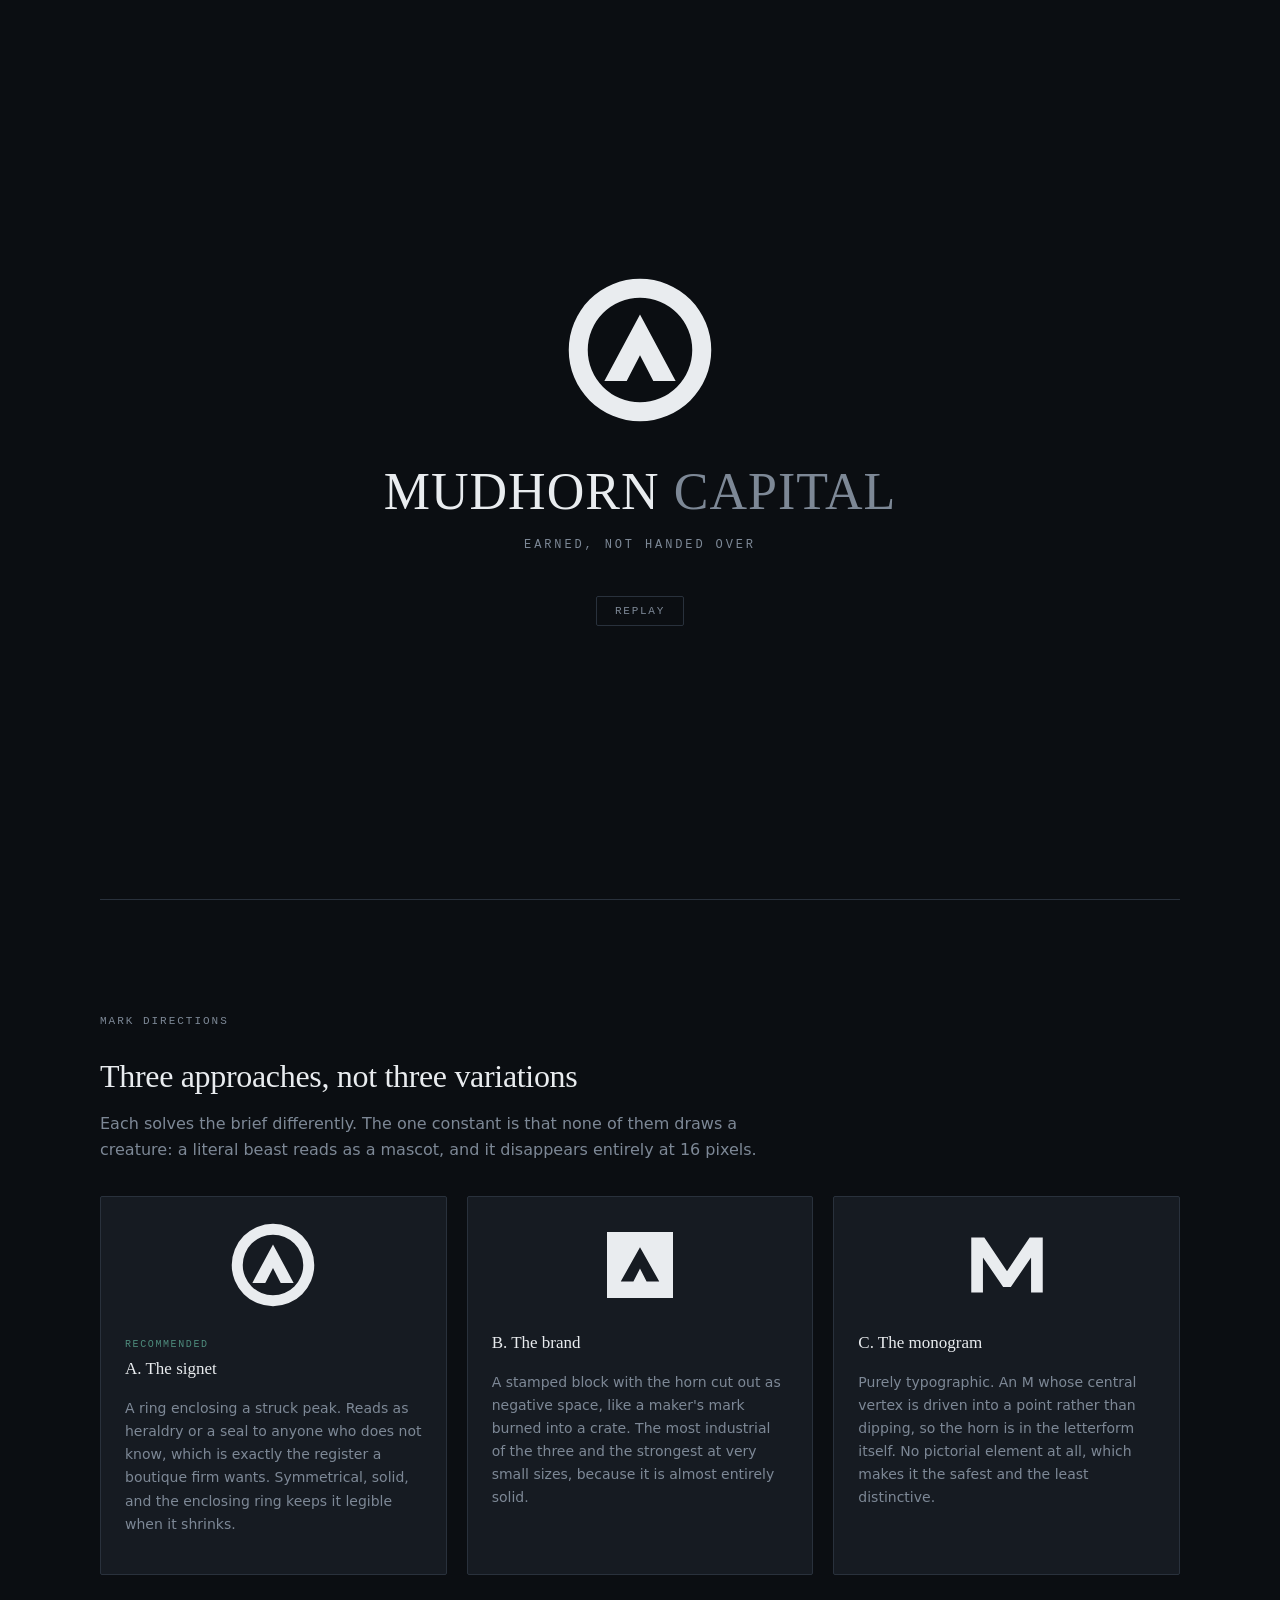
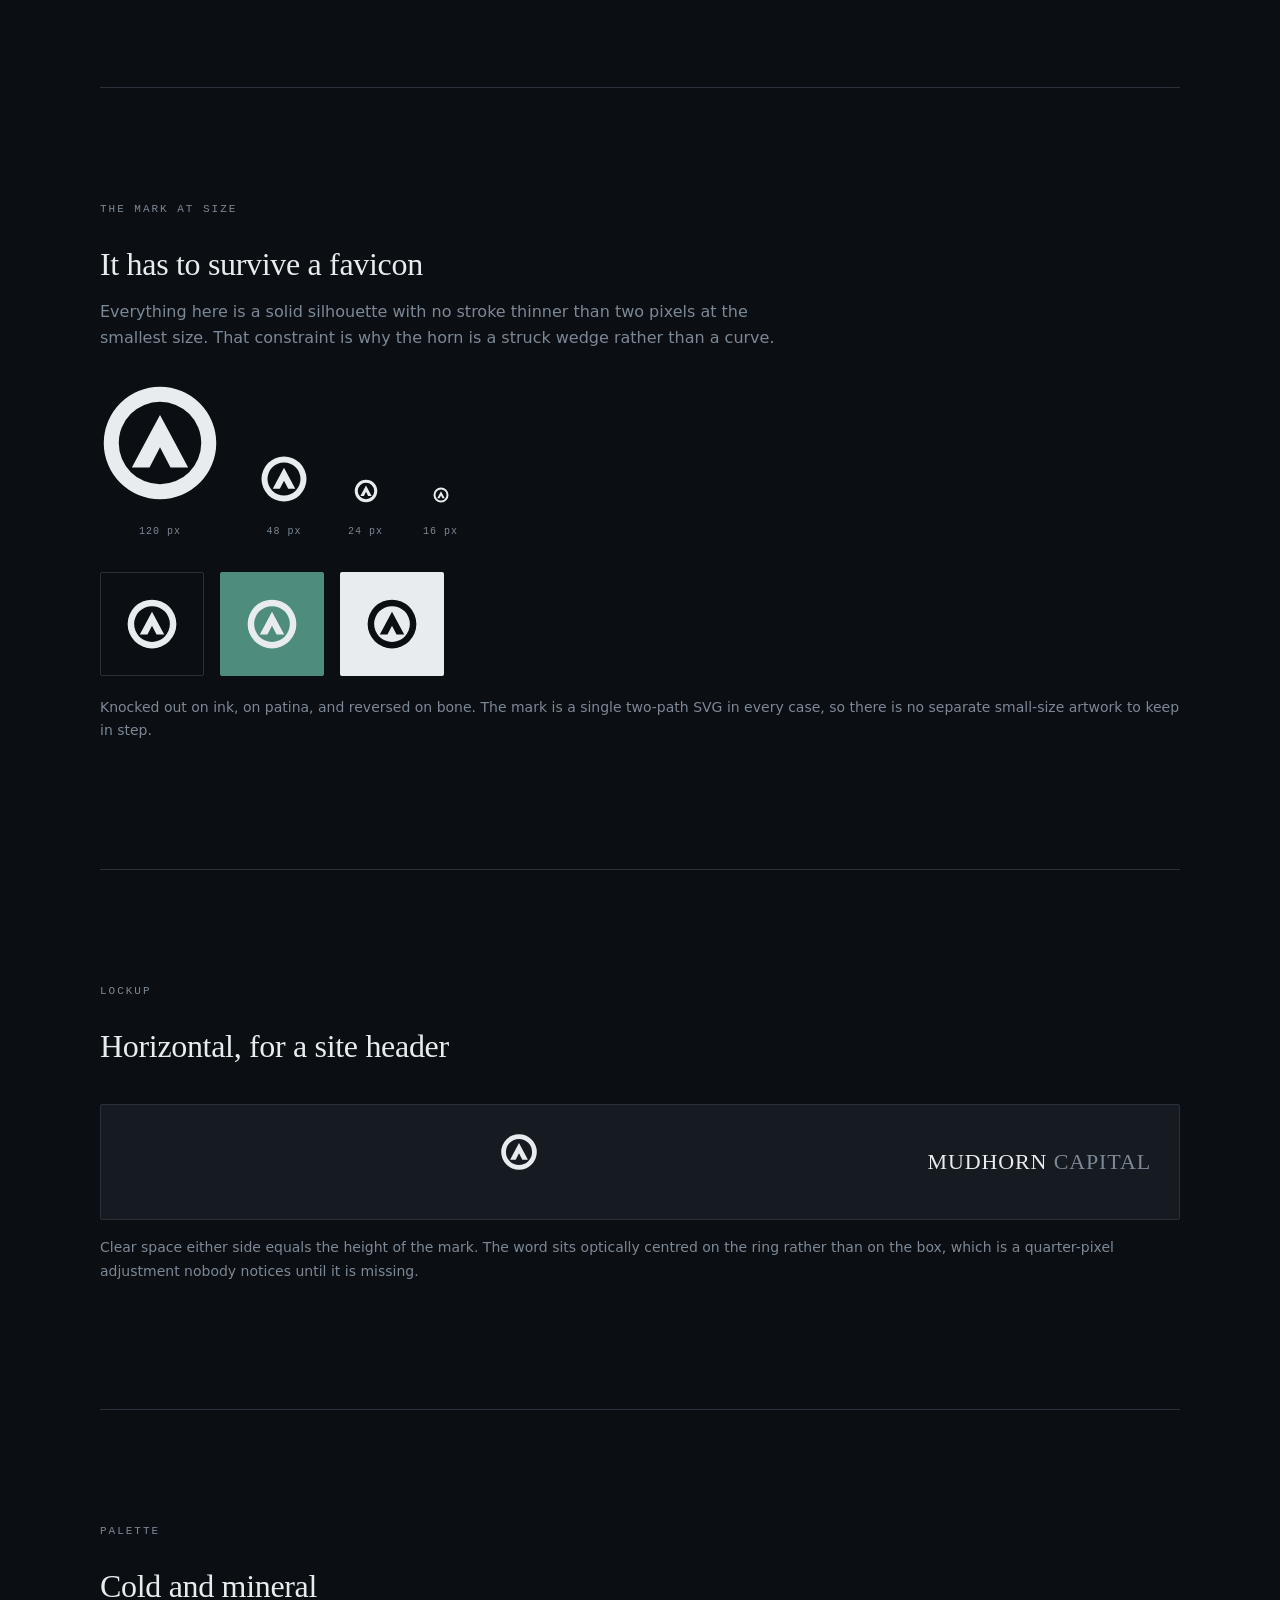
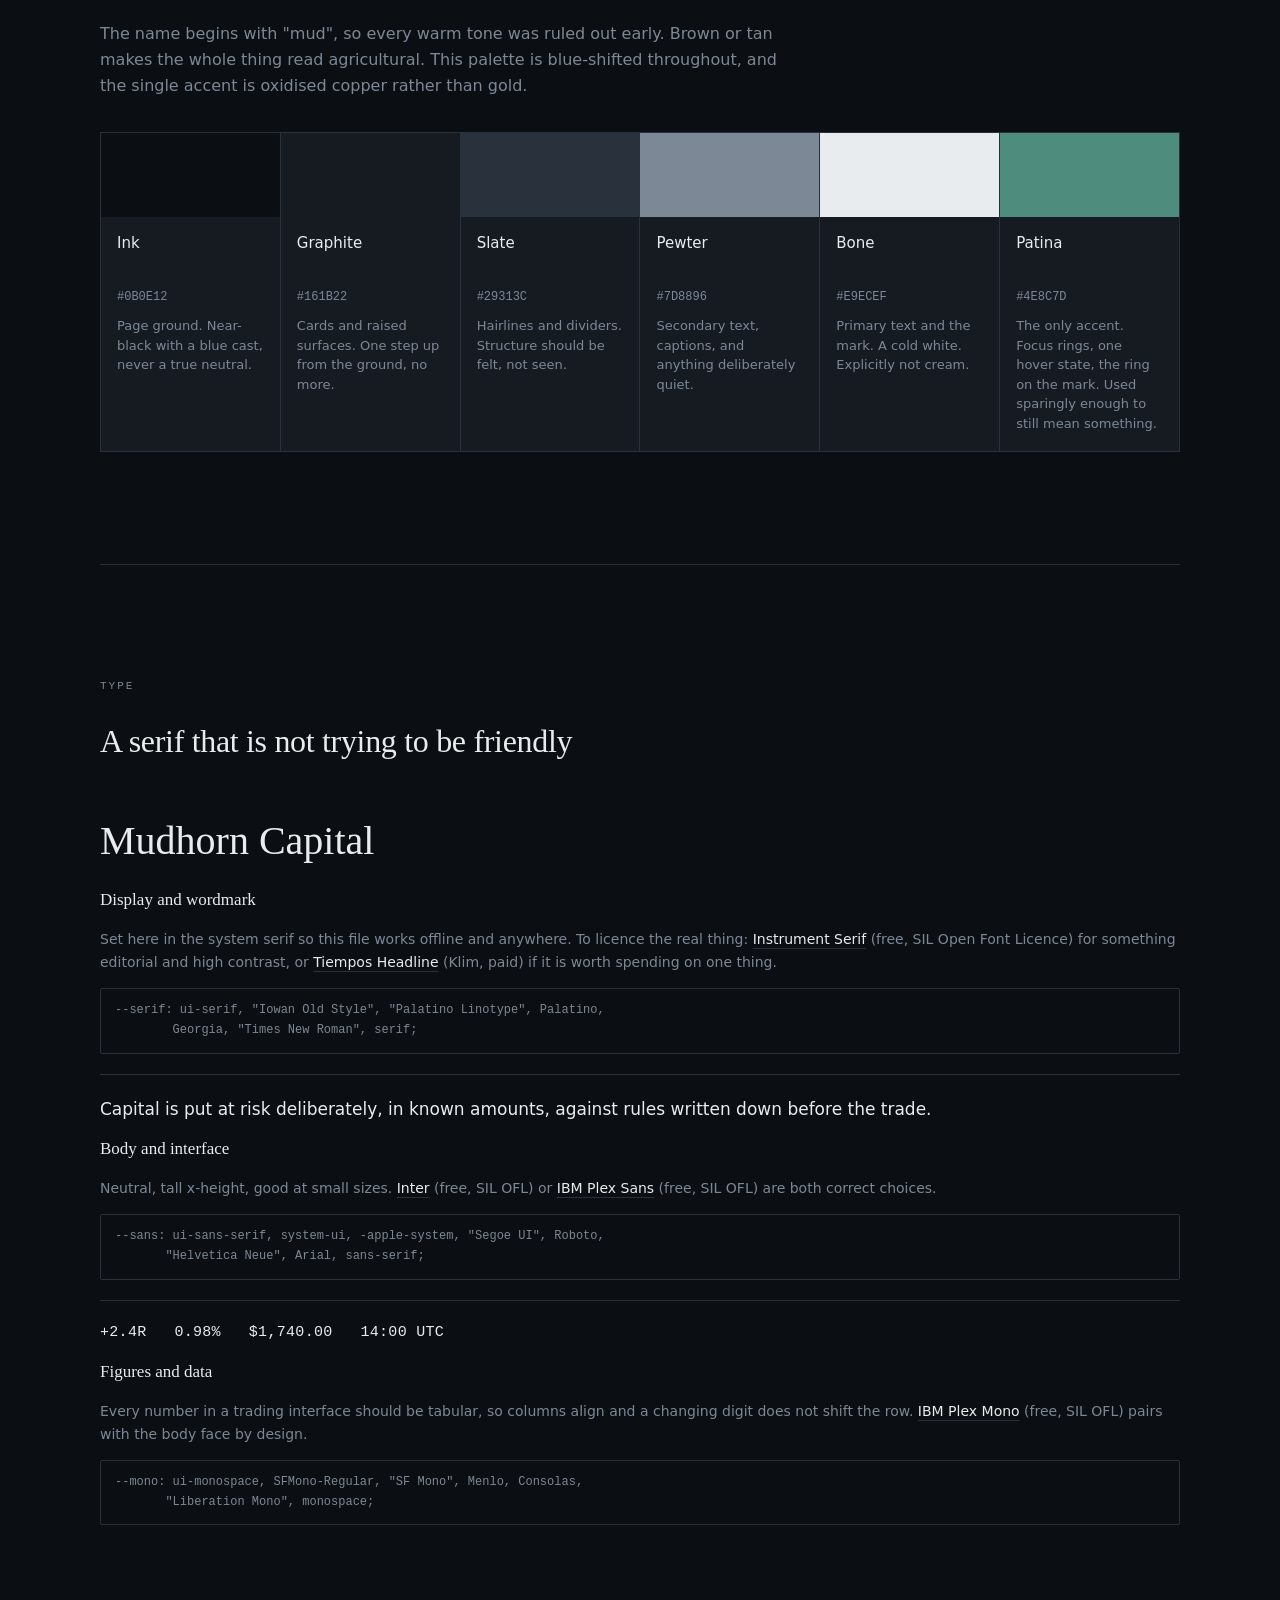
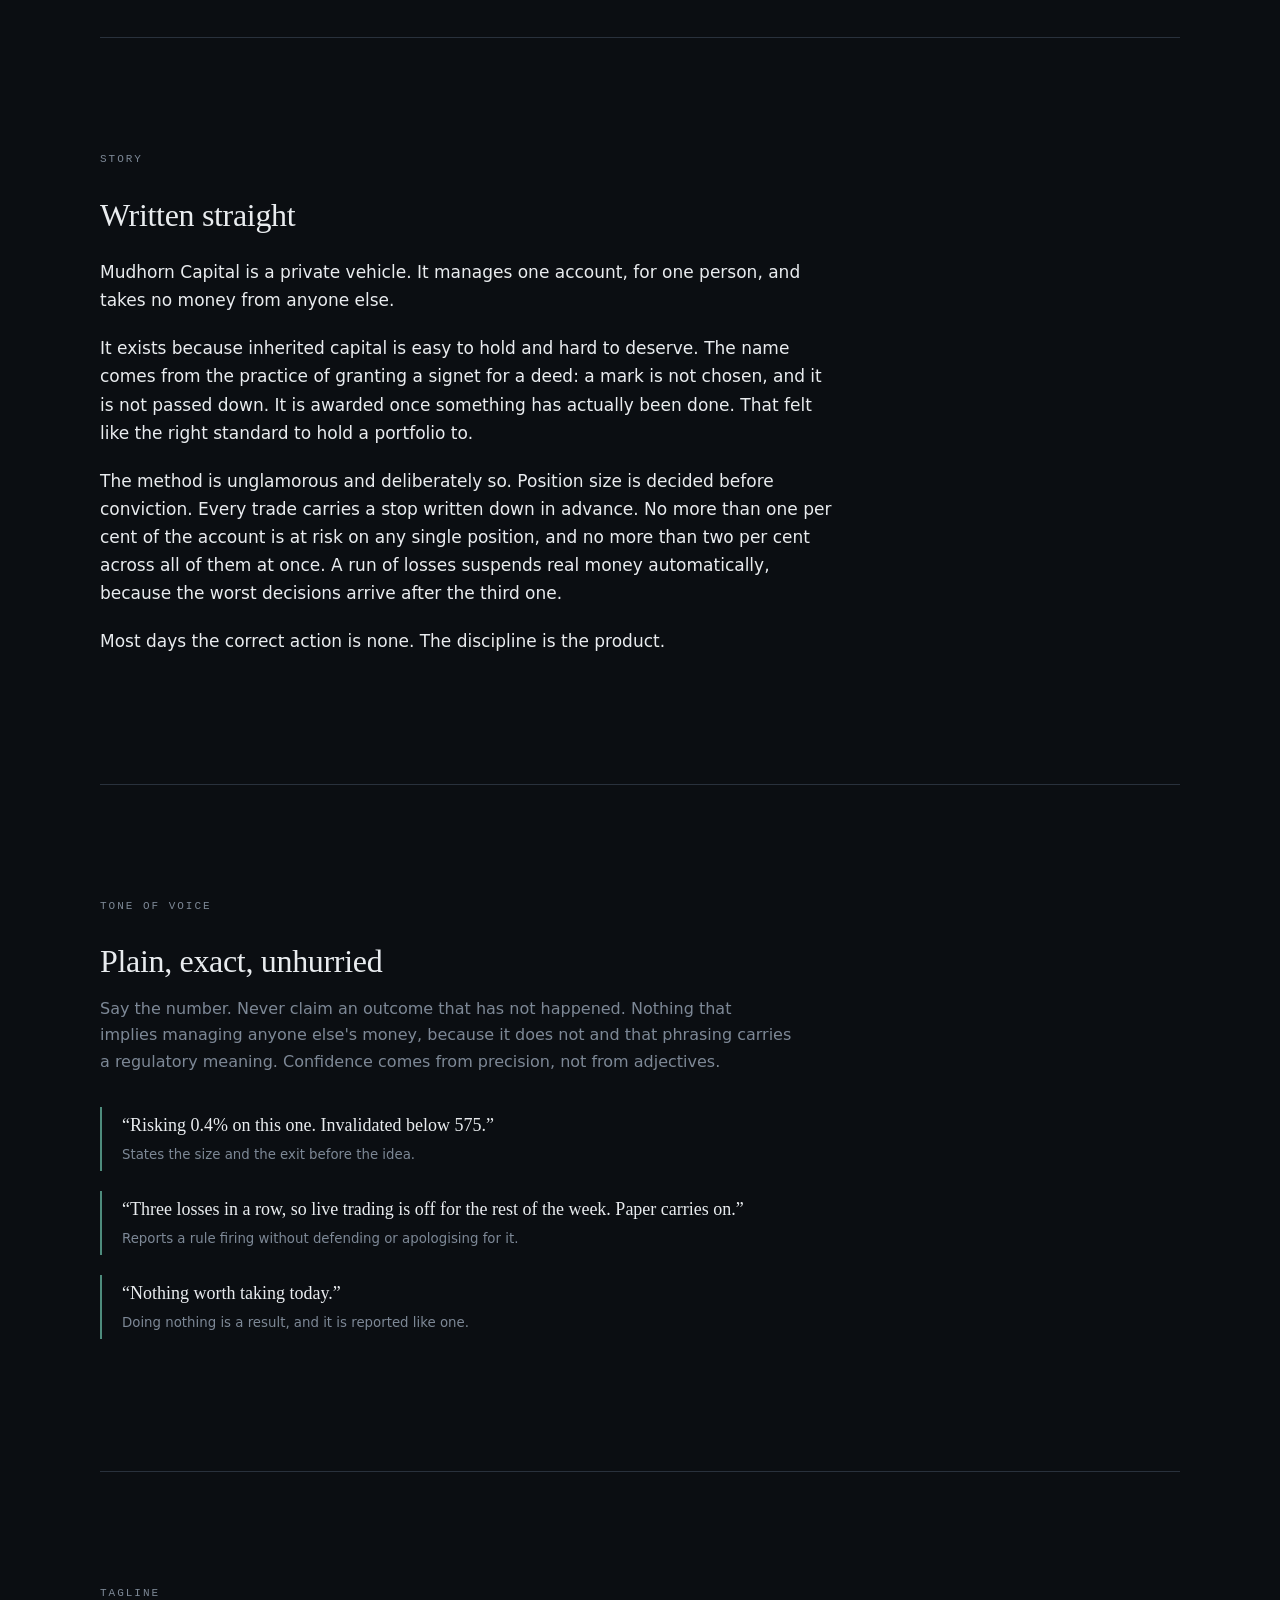
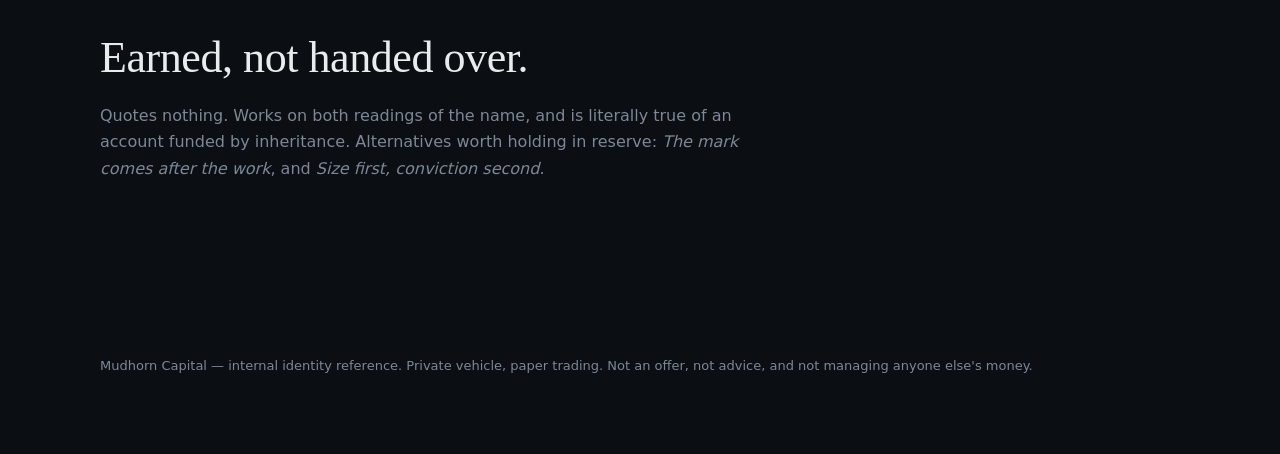
<file: brand/mudhorn-capital.html>
<!doctype html>
<html lang="en-GB">
<head>
<meta charset="utf-8">
<meta name="viewport" content="width=device-width, initial-scale=1">
<title>Mudhorn Capital — identity</title>
<style>
  /* ---------------------------------------------------------------- tokens */
  :root {
    /* Cold and mineral on purpose. "Mudhorn" starts with "mud", so any brown
       or tan reads agricultural. Everything here is blue-shifted, and the one
       accent is oxidised metal rather than gold. */
    --ink:      #0B0E12;   /* page ground */
    --graphite: #161B22;   /* raised surfaces, cards */
    --slate:    #29313C;   /* hairlines, dividers */
    --pewter:   #7D8896;   /* secondary text, captions */
    --bone:     #E9ECEF;   /* primary text. Cold white, never cream */
    --patina:   #4E8C7D;   /* the single accent. Oxidised copper */

    --measure: 68ch;
    --radius: 2px;         /* almost none. Rounded corners read consumer app */

    --serif: ui-serif, "Iowan Old Style", "Palatino Linotype", Palatino,
             Georgia, "Times New Roman", serif;
    --sans: ui-sans-serif, system-ui, -apple-system, "Segoe UI", Roboto,
            "Helvetica Neue", Arial, sans-serif;
    --mono: ui-monospace, SFMono-Regular, "SF Mono", Menlo, Consolas,
            "Liberation Mono", monospace;

    --ease: cubic-bezier(0.22, 1, 0.36, 1);
  }

  *, *::before, *::after { box-sizing: border-box; }

  html { scroll-behavior: smooth; }

  body {
    margin: 0;
    background: var(--ink);
    color: var(--bone);
    font-family: var(--sans);
    font-size: 16px;
    line-height: 1.65;
    -webkit-font-smoothing: antialiased;
  }

  /* Visible focus everywhere. Keyboard users are not an afterthought. */
  :focus-visible {
    outline: 2px solid var(--patina);
    outline-offset: 3px;
  }

  a { color: var(--bone); text-decoration-color: var(--slate); text-underline-offset: 4px; }
  a:hover { text-decoration-color: var(--patina); }

  .wrap { width: min(100% - 2.5rem, 1080px); margin-inline: auto; }

  /* ------------------------------------------------------------- typography */
  h1, h2, h3 { font-family: var(--serif); font-weight: 400; letter-spacing: -0.01em; }
  h2 { font-size: clamp(1.5rem, 3vw, 2rem); margin: 0 0 0.25rem; }
  h3 { font-size: 1.0625rem; margin: 0 0 0.5rem; letter-spacing: 0; }

  .eyebrow {
    font-family: var(--mono);
    font-size: 0.6875rem;
    letter-spacing: 0.18em;
    text-transform: uppercase;
    color: var(--pewter);
    margin: 0 0 1.25rem;
  }
  .lede { color: var(--pewter); max-width: var(--measure); margin: 0.5rem 0 0; }
  .note { font-size: 0.875rem; color: var(--pewter); }

  /* ------------------------------------------------------------------ hero */
  .hero {
    min-height: 100svh;
    display: grid;
    place-items: center;
    text-align: center;
    padding: 4rem 0;
    position: relative;
  }
  .hero::after {
    /* A single hairline, not a gradient wash. */
    content: ""; position: absolute; bottom: 0; left: 50%; translate: -50% 0;
    width: min(100% - 2.5rem, 1080px); height: 1px; background: var(--slate);
  }

  .hero-mark { width: clamp(112px, 16vw, 152px); height: auto; overflow: visible; }
  .hero-mark path { fill: var(--bone); }
  /* The strike circle is stroke-only. Setting fill here would override the
     presentation attribute and turn the mark into a solid disc. */
  .hero-mark .strike { fill: none; }

  .wordmark {
    font-family: var(--serif);
    font-size: clamp(2rem, 6vw, 3.25rem);
    letter-spacing: 0.02em;
    margin: 1.75rem 0 0;
    line-height: 1.1;
  }
  .wordmark .thin { color: var(--pewter); }

  .tagline {
    font-family: var(--mono);
    font-size: 0.75rem;
    letter-spacing: 0.24em;
    text-transform: uppercase;
    color: var(--pewter);
    margin: 1rem 0 0;
  }

  /* ------------------------------------------------- orchestrated reveal */
  /* One sequence, five beats. Everything keys off .playing so the replay
     button can re-run it by removing and re-adding the class. */
  .seq > * { opacity: 0; }

  /* Beat 1: the patina line is drawn, anticlockwise from the top.
     Beat 2: the solid mark lands and the line is discarded.
     Beat 3: the horn is struck into it.
     Beats 4 and 5: wordmark tightens, tagline arrives. */
  .playing .hero-mark { animation: rise 700ms var(--ease) 80ms both; }

  .playing .hero-mark .strike {
    stroke-dasharray: 164;
    transform-origin: 50% 50%;
    rotate: -90deg;
    animation: strike 1500ms var(--ease) 200ms both;
  }
  .playing .hero-mark .ring { animation: land 600ms var(--ease) 1100ms both; }
  .playing .hero-mark .horn {
    transform-origin: 50% 70%;
    animation: horn 620ms var(--ease) 1420ms both;
  }
  .playing .wordmark { animation: settle 900ms var(--ease) 1620ms both; }
  .playing .tagline  { animation: rise 700ms var(--ease) 2000ms both; }
  .playing .replay   { animation: rise 500ms var(--ease) 2260ms both; }

  @keyframes strike {
    from { stroke-dashoffset: 164; opacity: 1; }
    55%  { stroke-dashoffset: 0;   opacity: 1; }
    to   { stroke-dashoffset: 0;   opacity: 0; }
  }
  @keyframes land {
    from { opacity: 0; scale: 1.06; }
    to   { opacity: 1; scale: 1; }
  }
  @keyframes horn {
    from { opacity: 0; translate: 0 8px; scale: 1 0.7; }
    to   { opacity: 1; translate: 0 0;   scale: 1 1; }
  }
  @keyframes settle {
    /* Letter-spacing tightening reads as a mark being struck rather than typed. */
    from { opacity: 0; letter-spacing: 0.34em; }
    to   { opacity: 1; letter-spacing: 0.02em; }
  }
  @keyframes rise {
    from { opacity: 0; transform: translateY(12px); }
    to   { opacity: 1; transform: translateY(0); }
  }

  .replay {
    margin-top: 2.5rem;
    background: transparent;
    color: var(--pewter);
    border: 1px solid var(--slate);
    border-radius: var(--radius);
    padding: 0.5rem 1.125rem;
    font-family: var(--mono);
    font-size: 0.6875rem;
    letter-spacing: 0.16em;
    text-transform: uppercase;
    cursor: pointer;
    transition: color 200ms, border-color 200ms, background 200ms;
  }
  .replay:hover { color: var(--bone); border-color: var(--patina); background: var(--graphite); }

  /* -------------------------------------------------------------- sections */
  section { padding: clamp(3.5rem, 9vw, 7rem) 0; border-bottom: 1px solid var(--slate); }
  section:last-of-type { border-bottom: 0; }

  /* Scroll reveal via IntersectionObserver. No build step, no library. */
  .reveal { opacity: 0; transform: translateY(18px); transition: opacity 700ms var(--ease), transform 700ms var(--ease); }
  .reveal.in { opacity: 1; transform: none; }

  .grid { display: grid; gap: 1.25rem; margin-top: 2rem; }
  .g3 { grid-template-columns: repeat(auto-fit, minmax(240px, 1fr)); }
  .g2 { grid-template-columns: repeat(auto-fit, minmax(300px, 1fr)); }

  .card {
    background: var(--graphite);
    border: 1px solid var(--slate);
    border-radius: var(--radius);
    padding: 1.5rem;
    transition: border-color 240ms var(--ease), transform 240ms var(--ease);
  }
  .card:hover { border-color: var(--patina); transform: translateY(-2px); }

  .card svg { display: block; margin: 0 auto 1.25rem; }
  .card svg path { fill: var(--bone); }
  .card .pick { color: var(--patina); font-family: var(--mono); font-size: 0.625rem;
                letter-spacing: 0.16em; text-transform: uppercase; }

  /* ------------------------------------------------------------- mark sizes */
  .sizes { display: flex; align-items: flex-end; gap: 2.5rem; flex-wrap: wrap; margin-top: 2rem; }
  .size { text-align: center; }
  .size svg path { fill: var(--bone); }
  .size span { display: block; margin-top: 0.75rem; font-family: var(--mono);
               font-size: 0.625rem; color: var(--pewter); letter-spacing: 0.1em; }

  .knockouts { display: flex; gap: 1rem; flex-wrap: wrap; margin-top: 2rem; }
  .tile { width: 104px; height: 104px; display: grid; place-items: center; border-radius: var(--radius); }
  .tile.on-patina { background: var(--patina); }
  .tile.on-bone   { background: var(--bone); }
  .tile.on-ink    { background: var(--ink); border: 1px solid var(--slate); }
  .tile.on-patina svg path, .tile.on-ink svg path { fill: var(--bone); }
  .tile.on-bone svg path { fill: var(--ink); }

  /* --------------------------------------------------------------- palette */
  .swatches { display: grid; grid-template-columns: repeat(auto-fit, minmax(150px, 1fr)); gap: 1px;
              background: var(--slate); border: 1px solid var(--slate); margin-top: 2rem; }
  .sw { background: var(--graphite); padding: 0; }
  .sw i { display: block; height: 84px; }
  .sw div { padding: 0.875rem 1rem 1.125rem; }
  .sw b { display: block; font-weight: 500; font-size: 0.9375rem; }
  .sw code { font-family: var(--mono); font-size: 0.75rem; color: var(--pewter); }
  .sw p { margin: 0.5rem 0 0; font-size: 0.8125rem; color: var(--pewter); line-height: 1.5; }

  /* ------------------------------------------------------------------ type */
  .spec { border-top: 1px solid var(--slate); padding-top: 1.25rem; margin-top: 1.25rem; }
  .spec:first-of-type { border-top: 0; }
  .sample-serif { font-family: var(--serif); font-size: clamp(1.75rem, 4vw, 2.5rem); margin: 0; }
  .sample-sans  { font-family: var(--sans); font-size: 1.0625rem; margin: 0; }
  .sample-mono  { font-family: var(--mono); font-size: 0.9375rem; margin: 0; letter-spacing: 0.02em; }

  .stack { font-family: var(--mono); font-size: 0.75rem; color: var(--pewter);
           background: var(--ink); border: 1px solid var(--slate); border-radius: var(--radius);
           padding: 0.75rem 0.875rem; margin-top: 0.875rem; overflow-x: auto; white-space: pre; }

  /* ----------------------------------------------------------------- story */
  .story { max-width: var(--measure); font-size: 1.0625rem; }
  .story p + p { margin-top: 1.25rem; }

  .voice { list-style: none; padding: 0; margin: 2rem 0 0; }
  .voice li { border-left: 2px solid var(--patina); padding: 0.25rem 0 0.25rem 1.25rem; margin-bottom: 1.25rem; }
  .voice q { font-family: var(--serif); font-size: 1.125rem; display: block; }
  .voice small { color: var(--pewter); }

  footer { padding: 3rem 0 4rem; color: var(--pewter); font-size: 0.8125rem; }

  /* ----------------------------------------------- reduced motion honoured */
  @media (prefers-reduced-motion: reduce) {
    html { scroll-behavior: auto; }
    .seq > *, .reveal { opacity: 1 !important; transform: none !important; }
    .playing .hero-mark, .playing .hero-mark .ring, .playing .hero-mark .horn,
    .playing .wordmark, .playing .tagline, .playing .replay { animation: none !important; }
    .hero-mark .ring { stroke-dasharray: none; fill-opacity: 1; }
    .card, .reveal { transition: none; }
    .replay { display: none; }
  }
</style>
</head>
<body>

<!-- ============================================================== HERO -->
<header class="hero">
  <div class="wrap seq playing" id="seq">
    <svg class="hero-mark" viewBox="0 0 64 64" role="img" aria-label="Mudhorn Capital signet mark">
      <!-- The strike: a patina line drawn once, then handed off to the solid
           mark. Reads as a seal being pressed rather than a logo appearing. -->
      <circle class="strike" cx="32" cy="32" r="26" fill="none"
              stroke="#4E8C7D" stroke-width="3"/>
      <!-- The canonical mark, identical to direction A everywhere else. -->
      <path class="ring" fill-rule="evenodd"
            d="M32 2a30 30 0 1 0 0 60 30 30 0 0 0 0-60Zm0 8a22 22 0 1 1 0 44 22 22 0 0 1 0-44Z"/>
      <path class="horn" d="M32 17 47 45h-9.4L32 34.2 26.4 45H17L32 17Z"/>
    </svg>
    <h1 class="wordmark">MUDHORN <span class="thin">CAPITAL</span></h1>
    <p class="tagline">Earned, not handed over</p>
    <button class="replay" id="replay" type="button">Replay</button>
  </div>
</header>

<main>

<!-- =========================================================== DIRECTIONS -->
<section class="wrap reveal">
  <p class="eyebrow">Mark directions</p>
  <h2>Three approaches, not three variations</h2>
  <p class="lede">Each solves the brief differently. The one constant is that
    none of them draws a creature: a literal beast reads as a mascot, and it
    disappears entirely at 16 pixels.</p>

  <div class="grid g3">
    <article class="card">
      <svg viewBox="0 0 64 64" width="88" height="88" role="img" aria-label="Direction A, the signet">
        <path fill-rule="evenodd" d="M32 2a30 30 0 1 0 0 60 30 30 0 0 0 0-60Zm0 8a22 22 0 1 1 0 44 22 22 0 0 1 0-44Z"/>
        <path d="M32 17 47 45h-9.4L32 34.2 26.4 45H17L32 17Z"/>
      </svg>
      <span class="pick">Recommended</span>
      <h3>A. The signet</h3>
      <p class="note">A ring enclosing a struck peak. Reads as heraldry or a
        seal to anyone who does not know, which is exactly the register a
        boutique firm wants. Symmetrical, solid, and the enclosing ring keeps it
        legible when it shrinks.</p>
    </article>

    <article class="card">
      <svg viewBox="0 0 64 64" width="88" height="88" role="img" aria-label="Direction B, the brand">
        <path fill-rule="evenodd" d="M8 8h48v48H8V8Zm24 11L18 44h9.2L32 34.6 36.8 44H46L32 19Z"/>
      </svg>
      <h3>B. The brand</h3>
      <p class="note">A stamped block with the horn cut out as negative space,
        like a maker's mark burned into a crate. The most industrial of the
        three and the strongest at very small sizes, because it is almost
        entirely solid.</p>
    </article>

    <article class="card">
      <svg viewBox="0 0 64 64" width="88" height="88" role="img" aria-label="Direction C, the monogram">
        <path d="M6 52V12h9.5L32 36.5 48.5 12H58v40h-8.5V26.5L34.8 48h-5.6L14.5 26.5V52H6Z"/>
      </svg>
      <h3>C. The monogram</h3>
      <p class="note">Purely typographic. An M whose central vertex is driven
        into a point rather than dipping, so the horn is in the letterform
        itself. No pictorial element at all, which makes it the safest and the
        least distinctive.</p>
    </article>
  </div>
</section>

<!-- ================================================================ SIZES -->
<section class="wrap reveal">
  <p class="eyebrow">The mark at size</p>
  <h2>It has to survive a favicon</h2>
  <p class="lede">Everything here is a solid silhouette with no stroke thinner
    than two pixels at the smallest size. That constraint is why the horn is a
    struck wedge rather than a curve.</p>

  <div class="sizes">
    <div class="size">
      <svg viewBox="0 0 64 64" width="120" height="120" role="img" aria-label="Mark at 120 pixels">
        <path fill-rule="evenodd" d="M32 2a30 30 0 1 0 0 60 30 30 0 0 0 0-60Zm0 8a22 22 0 1 1 0 44 22 22 0 0 1 0-44Z"/>
        <path d="M32 17 47 45h-9.4L32 34.2 26.4 45H17L32 17Z"/>
      </svg><span>120 px</span>
    </div>
    <div class="size">
      <svg viewBox="0 0 64 64" width="48" height="48" aria-hidden="true">
        <path fill-rule="evenodd" d="M32 2a30 30 0 1 0 0 60 30 30 0 0 0 0-60Zm0 8a22 22 0 1 1 0 44 22 22 0 0 1 0-44Z"/>
        <path d="M32 17 47 45h-9.4L32 34.2 26.4 45H17L32 17Z"/>
      </svg><span>48 px</span>
    </div>
    <div class="size">
      <svg viewBox="0 0 64 64" width="24" height="24" aria-hidden="true">
        <path fill-rule="evenodd" d="M32 2a30 30 0 1 0 0 60 30 30 0 0 0 0-60Zm0 8a22 22 0 1 1 0 44 22 22 0 0 1 0-44Z"/>
        <path d="M32 17 47 45h-9.4L32 34.2 26.4 45H17L32 17Z"/>
      </svg><span>24 px</span>
    </div>
    <div class="size">
      <svg viewBox="0 0 64 64" width="16" height="16" aria-hidden="true">
        <path fill-rule="evenodd" d="M32 2a30 30 0 1 0 0 60 30 30 0 0 0 0-60Zm0 8a22 22 0 1 1 0 44 22 22 0 0 1 0-44Z"/>
        <path d="M32 17 47 45h-9.4L32 34.2 26.4 45H17L32 17Z"/>
      </svg><span>16 px</span>
    </div>
  </div>

  <div class="knockouts">
    <div class="tile on-ink">
      <svg viewBox="0 0 64 64" width="52" height="52" aria-hidden="true">
        <path fill-rule="evenodd" d="M32 2a30 30 0 1 0 0 60 30 30 0 0 0 0-60Zm0 8a22 22 0 1 1 0 44 22 22 0 0 1 0-44Z"/>
        <path d="M32 17 47 45h-9.4L32 34.2 26.4 45H17L32 17Z"/>
      </svg>
    </div>
    <div class="tile on-patina">
      <svg viewBox="0 0 64 64" width="52" height="52" aria-hidden="true">
        <path fill-rule="evenodd" d="M32 2a30 30 0 1 0 0 60 30 30 0 0 0 0-60Zm0 8a22 22 0 1 1 0 44 22 22 0 0 1 0-44Z"/>
        <path d="M32 17 47 45h-9.4L32 34.2 26.4 45H17L32 17Z"/>
      </svg>
    </div>
    <div class="tile on-bone">
      <svg viewBox="0 0 64 64" width="52" height="52" aria-hidden="true">
        <path fill-rule="evenodd" d="M32 2a30 30 0 1 0 0 60 30 30 0 0 0 0-60Zm0 8a22 22 0 1 1 0 44 22 22 0 0 1 0-44Z"/>
        <path d="M32 17 47 45h-9.4L32 34.2 26.4 45H17L32 17Z"/>
      </svg>
    </div>
  </div>
  <p class="note" style="margin-top:1.25rem">Knocked out on ink, on patina, and
    reversed on bone. The mark is a single two-path SVG in every case, so there
    is no separate small-size artwork to keep in step.</p>
</section>

<!-- ============================================================== LOCKUP -->
<section class="wrap reveal">
  <p class="eyebrow">Lockup</p>
  <h2>Horizontal, for a site header</h2>
  <div class="card" style="margin-top:2rem; display:flex; align-items:center; gap:1.125rem; padding:1.75rem">
    <svg viewBox="0 0 64 64" width="38" height="38" aria-hidden="true">
      <path fill-rule="evenodd" d="M32 2a30 30 0 1 0 0 60 30 30 0 0 0 0-60Zm0 8a22 22 0 1 1 0 44 22 22 0 0 1 0-44Z"/>
      <path d="M32 17 47 45h-9.4L32 34.2 26.4 45H17L32 17Z"/>
    </svg>
    <span style="font-family:var(--serif); font-size:1.375rem; letter-spacing:0.04em">
      MUDHORN <span style="color:var(--pewter)">CAPITAL</span>
    </span>
  </div>
  <p class="note" style="margin-top:1rem">Clear space either side equals the
    height of the mark. The word sits optically centred on the ring rather than
    on the box, which is a quarter-pixel adjustment nobody notices until it is
    missing.</p>
</section>

<!-- ============================================================= PALETTE -->
<section class="wrap reveal">
  <p class="eyebrow">Palette</p>
  <h2>Cold and mineral</h2>
  <p class="lede">The name begins with "mud", so every warm tone was ruled out
    early. Brown or tan makes the whole thing read agricultural. This palette is
    blue-shifted throughout, and the single accent is oxidised copper rather
    than gold.</p>

  <div class="swatches">
    <div class="sw"><i style="background:#0B0E12"></i><div><b>Ink</b><br><code>#0B0E12</code>
      <p>Page ground. Near-black with a blue cast, never a true neutral.</p></div></div>
    <div class="sw"><i style="background:#161B22"></i><div><b>Graphite</b><br><code>#161B22</code>
      <p>Cards and raised surfaces. One step up from the ground, no more.</p></div></div>
    <div class="sw"><i style="background:#29313C"></i><div><b>Slate</b><br><code>#29313C</code>
      <p>Hairlines and dividers. Structure should be felt, not seen.</p></div></div>
    <div class="sw"><i style="background:#7D8896"></i><div><b>Pewter</b><br><code>#7D8896</code>
      <p>Secondary text, captions, and anything deliberately quiet.</p></div></div>
    <div class="sw"><i style="background:#E9ECEF"></i><div><b>Bone</b><br><code>#E9ECEF</code>
      <p>Primary text and the mark. A cold white. Explicitly not cream.</p></div></div>
    <div class="sw"><i style="background:#4E8C7D"></i><div><b>Patina</b><br><code>#4E8C7D</code>
      <p>The only accent. Focus rings, one hover state, the ring on the mark.
         Used sparingly enough to still mean something.</p></div></div>
  </div>
</section>

<!-- ================================================================ TYPE -->
<section class="wrap reveal">
  <p class="eyebrow">Type</p>
  <h2>A serif that is not trying to be friendly</h2>

  <div class="spec">
    <p class="sample-serif">Mudhorn Capital</p>
    <h3 style="margin-top:0.75rem">Display and wordmark</h3>
    <p class="note">Set here in the system serif so this file works offline and
      anywhere. To licence the real thing:
      <a href="https://fonts.google.com/specimen/Instrument+Serif">Instrument Serif</a>
      (free, SIL Open Font Licence) for something editorial and high contrast, or
      <a href="https://klim.co.nz/retail-fonts/tiempos-headline/">Tiempos Headline</a>
      (Klim, paid) if it is worth spending on one thing.</p>
    <div class="stack">--serif: ui-serif, "Iowan Old Style", "Palatino Linotype", Palatino,
        Georgia, "Times New Roman", serif;</div>
  </div>

  <div class="spec">
    <p class="sample-sans">Capital is put at risk deliberately, in known amounts, against rules written down before the trade.</p>
    <h3 style="margin-top:0.75rem">Body and interface</h3>
    <p class="note">Neutral, tall x-height, good at small sizes.
      <a href="https://rsms.me/inter/">Inter</a> (free, SIL OFL) or
      <a href="https://fonts.google.com/specimen/IBM+Plex+Sans">IBM Plex Sans</a>
      (free, SIL OFL) are both correct choices.</p>
    <div class="stack">--sans: ui-sans-serif, system-ui, -apple-system, "Segoe UI", Roboto,
       "Helvetica Neue", Arial, sans-serif;</div>
  </div>

  <div class="spec">
    <p class="sample-mono">+2.4R&nbsp;&nbsp;&nbsp;0.98%&nbsp;&nbsp;&nbsp;$1,740.00&nbsp;&nbsp;&nbsp;14:00 UTC</p>
    <h3 style="margin-top:0.75rem">Figures and data</h3>
    <p class="note">Every number in a trading interface should be tabular, so
      columns align and a changing digit does not shift the row.
      <a href="https://fonts.google.com/specimen/IBM+Plex+Mono">IBM Plex Mono</a>
      (free, SIL OFL) pairs with the body face by design.</p>
    <div class="stack">--mono: ui-monospace, SFMono-Regular, "SF Mono", Menlo, Consolas,
       "Liberation Mono", monospace;</div>
  </div>
</section>

<!-- =============================================================== STORY -->
<section class="wrap reveal">
  <p class="eyebrow">Story</p>
  <h2>Written straight</h2>
  <div class="story">
    <p>Mudhorn Capital is a private vehicle. It manages one account, for one
      person, and takes no money from anyone else.</p>
    <p>It exists because inherited capital is easy to hold and hard to deserve.
      The name comes from the practice of granting a signet for a deed: a mark
      is not chosen, and it is not passed down. It is awarded once something has
      actually been done. That felt like the right standard to hold a portfolio
      to.</p>
    <p>The method is unglamorous and deliberately so. Position size is decided
      before conviction. Every trade carries a stop written down in advance. No
      more than one per cent of the account is at risk on any single position,
      and no more than two per cent across all of them at once. A run of losses
      suspends real money automatically, because the worst decisions arrive
      after the third one.</p>
    <p>Most days the correct action is none. The discipline is the product.</p>
  </div>
</section>

<!-- =============================================================== VOICE -->
<section class="wrap reveal">
  <p class="eyebrow">Tone of voice</p>
  <h2>Plain, exact, unhurried</h2>
  <p class="lede">Say the number. Never claim an outcome that has not happened.
    Nothing that implies managing anyone else's money, because it does not and
    that phrasing carries a regulatory meaning. Confidence comes from precision,
    not from adjectives.</p>

  <ul class="voice">
    <li><q>Risking 0.4% on this one. Invalidated below 575.</q>
      <small>States the size and the exit before the idea.</small></li>
    <li><q>Three losses in a row, so live trading is off for the rest of the week. Paper carries on.</q>
      <small>Reports a rule firing without defending or apologising for it.</small></li>
    <li><q>Nothing worth taking today.</q>
      <small>Doing nothing is a result, and it is reported like one.</small></li>
  </ul>
</section>

<!-- ============================================================= TAGLINE -->
<section class="wrap reveal">
  <p class="eyebrow">Tagline</p>
  <h2 style="font-size:clamp(1.75rem,5vw,2.75rem)">Earned, not handed over.</h2>
  <p class="lede">Quotes nothing. Works on both readings of the name, and is
    literally true of an account funded by inheritance. Alternatives worth
    holding in reserve: <em>The mark comes after the work</em>, and
    <em>Size first, conviction second</em>.</p>
</section>

</main>

<footer class="wrap">
  <p>Mudhorn Capital — internal identity reference. Private vehicle, paper
    trading. Not an offer, not advice, and not managing anyone else's money.</p>
</footer>

<script>
  // Replay: strip the class, force reflow, put it back. Restarts every
  // animation in the sequence together rather than staggering on re-entry.
  const seq = document.getElementById('seq');
  const replay = document.getElementById('replay');
  replay.addEventListener('click', () => {
    seq.classList.remove('playing');
    void seq.offsetWidth;
    seq.classList.add('playing');
  });

  // Scroll reveal. IntersectionObserver keeps this build-step free, and the
  // reduced-motion query above already neutralises it for anyone who asked.
  const io = new IntersectionObserver((entries) => {
    for (const entry of entries) {
      if (entry.isIntersecting) {
        entry.target.classList.add('in');
        io.unobserve(entry.target);
      }
    }
  }, { rootMargin: '0px 0px -12% 0px' });

  document.querySelectorAll('.reveal').forEach((el) => io.observe(el));
</script>
</body>
</html>
</file>
